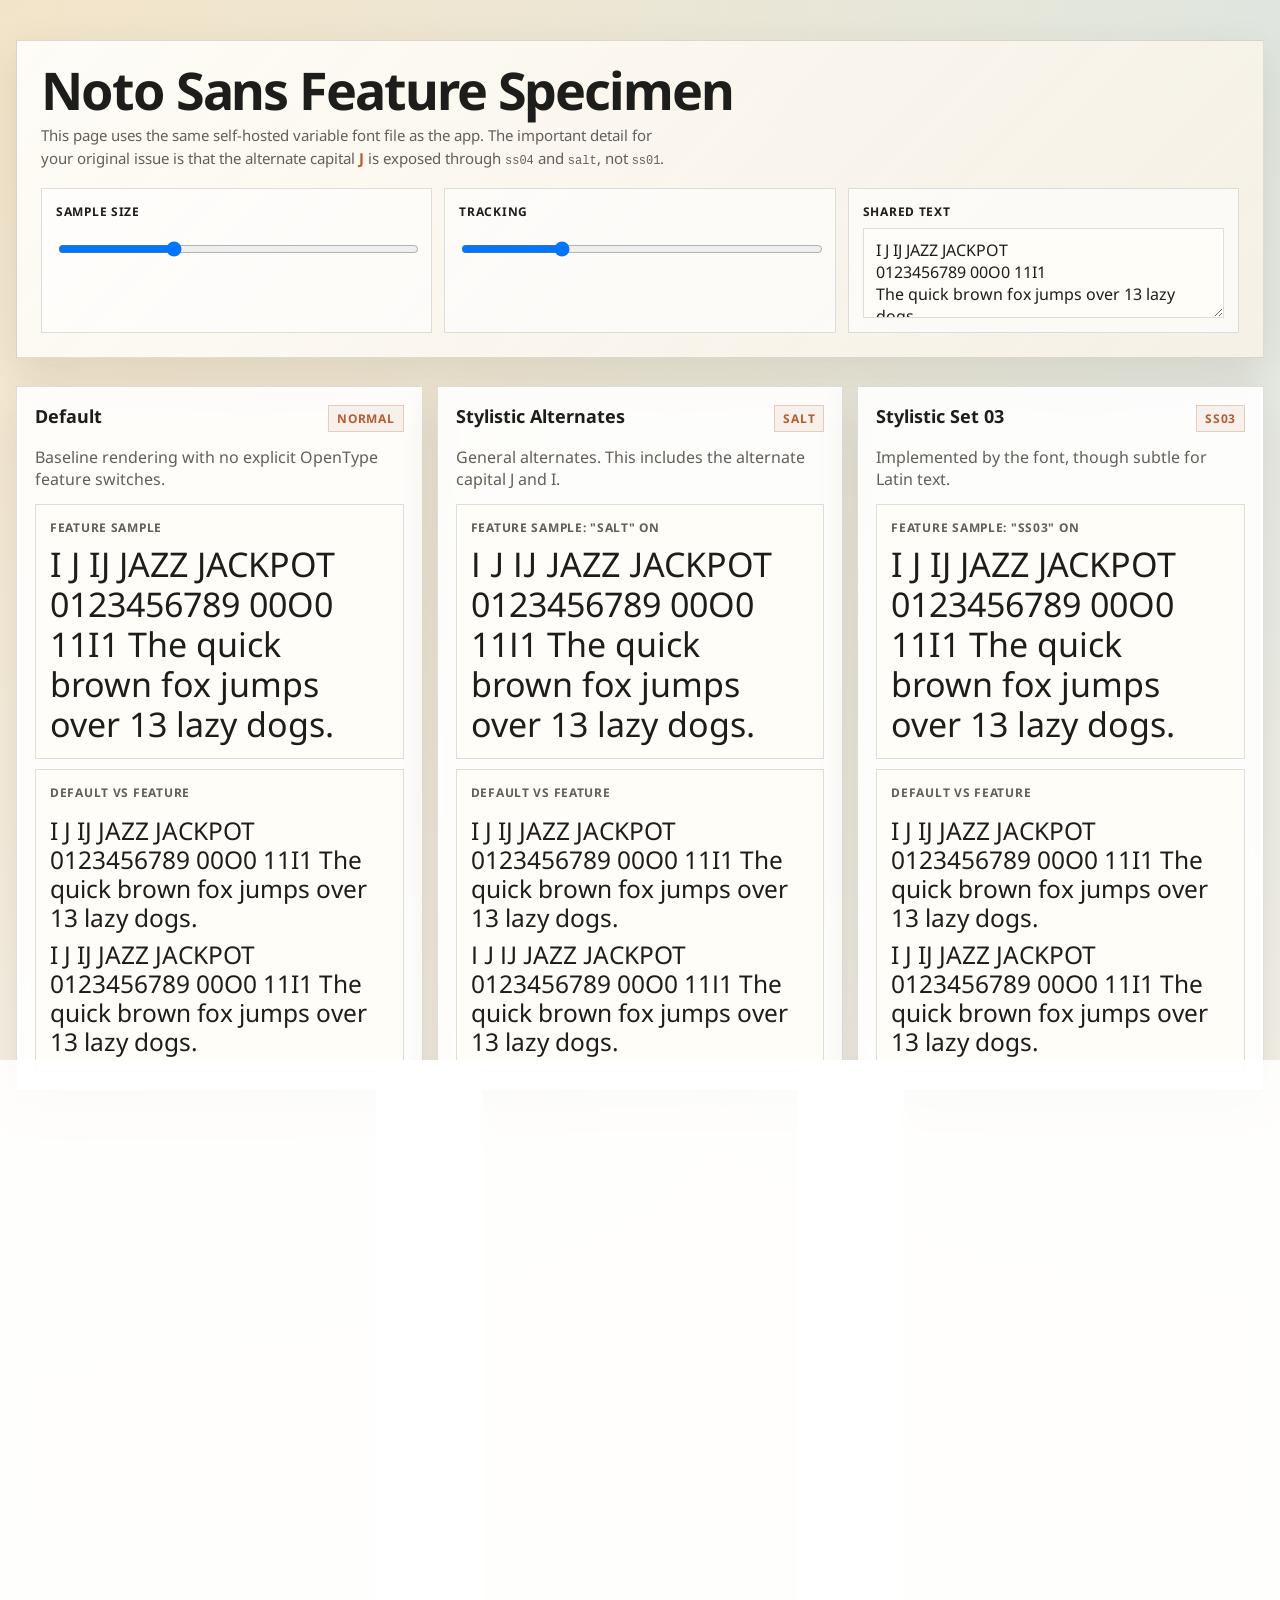
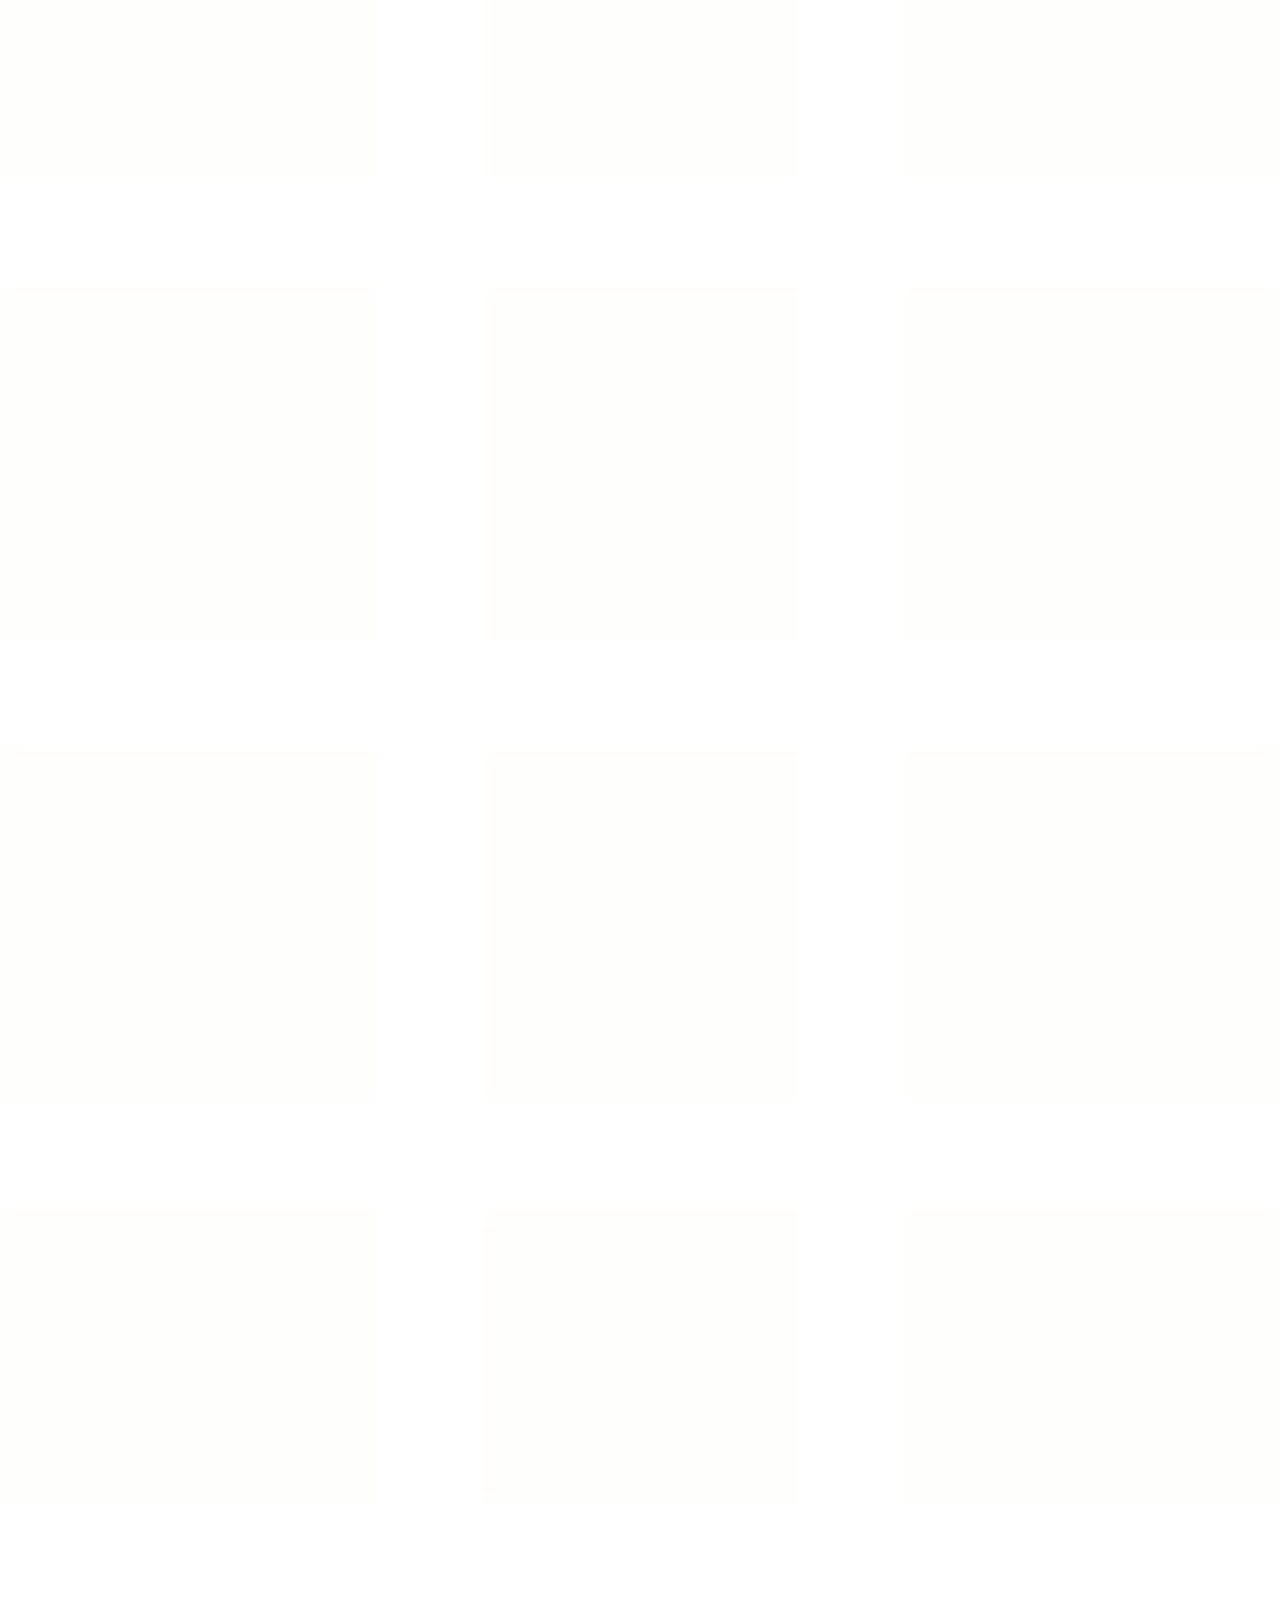
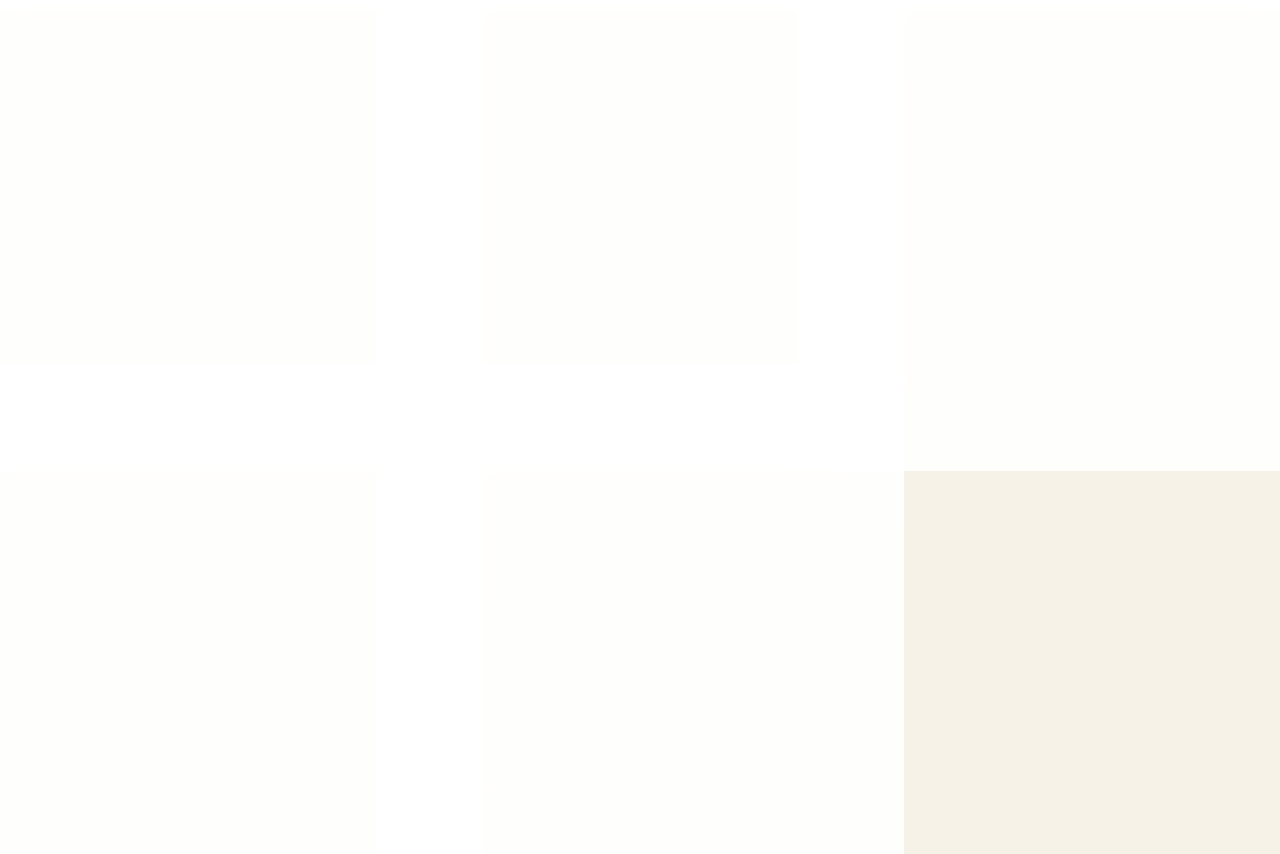
<file: noto-sans-specimen.html>
<!doctype html>
<html lang="en">
  <head>
    <meta charset="UTF-8" />
    <meta name="viewport" content="width=device-width, initial-scale=1.0" />
    <title>Noto Sans Feature Specimen</title>
    <style>
      @font-face {
        font-family: "Noto Sans Specimen";
        font-style: normal;
        font-weight: 100 900;
        font-display: swap;
        src: url("/fonts/noto-sans/NotoSans-Variable.ttf") format("truetype");
      }

      :root {
        --bg: #f6f2e8;
        --panel: rgba(255, 255, 255, 0.88);
        --panel-strong: #fffdf8;
        --text: #1d1d1b;
        --muted: #635f57;
        --border: rgba(29, 29, 27, 0.14);
        --accent: #b55d31;
        --shadow: 0 16px 40px rgba(65, 48, 25, 0.12);
      }

      * {
        box-sizing: border-box;
      }

      body {
        margin: 0;
        min-height: 100vh;
        font-family: "Noto Sans Specimen", "Segoe UI", system-ui, sans-serif;
        color: var(--text);
        background:
          radial-gradient(circle at top left, rgba(233, 198, 133, 0.34), transparent 32%),
          radial-gradient(circle at top right, rgba(192, 214, 210, 0.44), transparent 30%),
          linear-gradient(180deg, #f8f4ec 0%, var(--bg) 100%);
      }

      main {
        width: min(1280px, calc(100vw - 32px));
        margin: 0 auto;
        padding: 40px 0 56px;
      }

      .hero {
        margin-bottom: 28px;
        padding: 24px;
        border: 1px solid var(--border);
        background: linear-gradient(135deg, rgba(255, 253, 248, 0.96), rgba(247, 241, 230, 0.9));
        box-shadow: var(--shadow);
      }

      .hero h1 {
        margin: 0 0 10px;
        font-size: clamp(32px, 5vw, 52px);
        line-height: 0.95;
        letter-spacing: -0.04em;
      }

      .hero p,
      .panel-note,
      .feature-meta {
        margin: 0;
        color: var(--muted);
      }

      .hero p {
        max-width: 70ch;
        font-size: 15px;
        line-height: 1.5;
      }

      .hero strong {
        color: var(--accent);
      }

      .controls {
        display: grid;
        grid-template-columns: repeat(auto-fit, minmax(220px, 1fr));
        gap: 12px;
        margin: 18px 0 0;
      }

      .control {
        display: flex;
        flex-direction: column;
        gap: 8px;
        padding: 14px;
        border: 1px solid var(--border);
        background: rgba(255, 255, 255, 0.64);
      }

      .control label {
        font-size: 12px;
        font-weight: 700;
        letter-spacing: 0.06em;
        text-transform: uppercase;
      }

      .control input,
      .control textarea {
        width: 100%;
        border: 1px solid var(--border);
        background: var(--panel-strong);
        color: var(--text);
        padding: 10px 12px;
        font: inherit;
      }

      .control textarea {
        min-height: 90px;
        resize: vertical;
      }

      .grid {
        display: grid;
        grid-template-columns: repeat(auto-fit, minmax(320px, 1fr));
        gap: 14px;
      }

      .card {
        display: flex;
        flex-direction: column;
        gap: 14px;
        padding: 18px;
        border: 1px solid var(--border);
        background: var(--panel);
        box-shadow: var(--shadow);
        backdrop-filter: blur(8px);
      }

      .card-header {
        display: flex;
        align-items: baseline;
        justify-content: space-between;
        gap: 12px;
      }

      .card h2 {
        margin: 0;
        font-size: 18px;
        line-height: 1.1;
      }

      .tag {
        flex: 0 0 auto;
        padding: 4px 8px;
        border: 1px solid rgba(181, 93, 49, 0.25);
        color: var(--accent);
        background: rgba(181, 93, 49, 0.08);
        font-size: 12px;
        font-weight: 700;
        letter-spacing: 0.06em;
        text-transform: uppercase;
      }

      .specimen {
        display: grid;
        gap: 10px;
      }

      .sample {
        padding: 14px;
        border: 1px solid var(--border);
        background: var(--panel-strong);
      }

      .sample-label {
        display: block;
        margin-bottom: 8px;
        color: var(--muted);
        font-size: 12px;
        font-weight: 700;
        letter-spacing: 0.06em;
        text-transform: uppercase;
      }

      .sample-line {
        font-size: var(--sample-size, 34px);
        line-height: 1.18;
        letter-spacing: var(--sample-tracking, 0em);
        word-break: break-word;
      }

      .sample-line[data-features] {
        font-feature-settings: var(--sample-features, normal);
      }

      .stack {
        display: grid;
        gap: 8px;
      }

      .stack .sample-line {
        font-size: calc(var(--sample-size, 34px) * 0.72);
      }

      code {
        font-family:
          ui-monospace, SFMono-Regular, Menlo, Monaco, Consolas, "Liberation Mono", monospace;
        font-size: 12px;
      }

      @media (max-width: 720px) {
        main {
          width: min(100vw - 20px, 1280px);
          padding-top: 20px;
        }

        .hero,
        .card {
          padding: 16px;
        }
      }
    </style>
  </head>
  <body>
    <main>
      <section class="hero">
        <h1>Noto Sans Feature Specimen</h1>
        <p>
          This page uses the same self-hosted variable font file as the app. The important detail
          for your original issue is that the alternate capital <strong>J</strong> is exposed
          through <code>ss04</code> and <code>salt</code>, not <code>ss01</code>.
        </p>
        <div class="controls">
          <div class="control">
            <label for="sample-size">Sample size</label>
            <input id="sample-size" type="range" min="18" max="72" value="34" />
          </div>
          <div class="control">
            <label for="tracking">Tracking</label>
            <input id="tracking" type="range" min="-40" max="120" value="0" />
          </div>
          <div class="control">
            <label for="sample-text">Shared text</label>
            <textarea id="sample-text">
I J IJ JAZZ JACKPOT
0123456789 00O0 11I1
The quick brown fox jumps over 13 lazy dogs.</textarea>
          </div>
        </div>
      </section>

      <section class="grid" id="feature-grid"></section>
    </main>

    <script>
      const featureCards = [
        {
          title: "Default",
          tag: "normal",
          note: "Baseline rendering with no explicit OpenType feature switches.",
          features: "normal",
        },
        {
          title: "Stylistic Alternates",
          tag: "salt",
          note: "General alternates. This includes the alternate capital J and I.",
          features: '"salt" on',
        },
        {
          title: "Stylistic Set 03",
          tag: "ss03",
          note: "Implemented by the font, though subtle for Latin text.",
          features: '"ss03" on',
        },
        {
          title: "Stylistic Set 04",
          tag: "ss04",
          note: "The relevant set for the alternate capital J in this font.",
          features: '"ss04" on',
        },
        {
          title: "Stylistic Set 06",
          tag: "ss06",
          note: "Present in the font; compare directly against the default sample.",
          features: '"ss06" on',
        },
        {
          title: "Stylistic Set 07",
          tag: "ss07",
          note: "Present in the font; compare directly against the default sample.",
          features: '"ss07" on',
        },
        {
          title: "Small Caps",
          tag: "smcp",
          note: "Lowercase letters become small caps.",
          features: '"smcp" on',
          text: "small caps for labels and ui copy",
        },
        {
          title: "Caps To Small Caps",
          tag: "c2sc",
          note: "Uppercase letters become small caps.",
          features: '"c2sc" on',
          text: "ALL CAPS TURN INTO SMALL CAPS",
        },
        {
          title: "Slashed Zero",
          tag: "zero",
          note: "Useful when you want 0 and O to separate cleanly.",
          features: '"zero" on',
          text: "0 O 00O0 1008 2026 9000",
        },
        {
          title: "Lining Figures",
          tag: "lnum",
          note: "Uniform-height numerals for tables and UI.",
          features: '"lnum" on',
          text: "0123456789 314159 20240630",
        },
        {
          title: "Oldstyle Figures",
          tag: "onum",
          note: "Text figures with ascenders and descenders.",
          features: '"onum" on',
          text: "0123456789 314159 20240630",
        },
        {
          title: "Proportional Figures",
          tag: "pnum",
          note: "Numbers use natural character widths.",
          features: '"pnum" on',
          text: "1111 1234 8888 9090 7001",
        },
        {
          title: "Tabular Figures",
          tag: "tnum",
          note: "Numbers are forced to equal widths.",
          features: '"tnum" on',
          text: "1111 1234 8888 9090 7001",
        },
        {
          title: "Fractions",
          tag: "frac",
          note: "Converts common slash-based fractions.",
          features: '"frac" on',
          text: "1/2 1/3 2/3 3/4 7/8 12/16",
        },
        {
          title: "Subscripts",
          tag: "subs",
          note: "Useful for formulas and notation.",
          features: '"subs" on',
          text: "H2O CO2 x2 a1 b12 c345",
        },
        {
          title: "Superscripts",
          tag: "sups",
          note: "Useful for notes, exponents, and inline markers.",
          features: '"sups" on',
          text: "x2 y12 E=mc2 n123",
        },
        {
          title: "Scientific Inferiors",
          tag: "sinf",
          note: "Subscript-like inferiors intended for scientific notation.",
          features: '"sinf" on',
          text: "H2SO4 Na2CO3 log10 a123",
        },
        {
          title: "Ordinals",
          tag: "ordn",
          note: "Turns ordinal suffixes into ordinal forms.",
          features: '"ordn" on',
          text: "1st 2nd 3rd 4th 21st 32nd 43rd",
        },
        {
          title: "Case-Sensitive Forms",
          tag: "case",
          note: "Adjusts punctuation for all-caps settings.",
          features: '"case" on',
          text: "(HELLO) [WORLD] {QUERY} - /",
        },
        {
          title: "Ligatures",
          tag: "liga",
          note: "Standard ligatures where available.",
          features: '"liga" on',
          text: "office affine shuffle cliff flag",
        },
      ];

      const grid = document.getElementById("feature-grid");
      const sampleSizeInput = document.getElementById("sample-size");
      const trackingInput = document.getElementById("tracking");
      const sampleTextInput = document.getElementById("sample-text");

      function createSampleLine(text, features) {
        const line = document.createElement("div");
        line.className = "sample-line";
        line.dataset.features = "true";
        line.style.setProperty("--sample-features", features);
        line.textContent = text;
        return line;
      }

      function renderCards() {
        grid.innerHTML = "";
        const sharedText = sampleTextInput.value.trim() || "I J IJ JAZZ JACKPOT";

        for (const card of featureCards) {
          const article = document.createElement("article");
          article.className = "card";

          const header = document.createElement("div");
          header.className = "card-header";

          const title = document.createElement("h2");
          title.textContent = card.title;

          const tag = document.createElement("div");
          tag.className = "tag";
          tag.textContent = card.tag;

          header.append(title, tag);

          const note = document.createElement("p");
          note.className = "feature-meta";
          note.textContent = card.note;

          const specimen = document.createElement("div");
          specimen.className = "specimen";

          const featureSample = document.createElement("div");
          featureSample.className = "sample";

          const featureLabel = document.createElement("span");
          featureLabel.className = "sample-label";
          featureLabel.textContent =
            card.features === "normal" ? "Feature sample" : `Feature sample: ${card.features}`;

          featureSample.append(featureLabel);
          featureSample.append(createSampleLine(card.text || sharedText, card.features));

          const compareSample = document.createElement("div");
          compareSample.className = "sample stack";

          const compareLabel = document.createElement("span");
          compareLabel.className = "sample-label";
          compareLabel.textContent = "Default vs feature";

          const defaultLine = createSampleLine(card.text || sharedText, "normal");
          const activeLine = createSampleLine(card.text || sharedText, card.features);
          compareSample.append(compareLabel, defaultLine, activeLine);

          specimen.append(featureSample, compareSample);
          article.append(header, note, specimen);
          grid.append(article);
        }
      }

      function syncControls() {
        document.documentElement.style.setProperty("--sample-size", `${sampleSizeInput.value}px`);
        document.documentElement.style.setProperty(
          "--sample-tracking",
          `${Number(trackingInput.value) / 1000}em`,
        );
      }

      sampleSizeInput.addEventListener("input", () => {
        syncControls();
      });

      trackingInput.addEventListener("input", () => {
        syncControls();
      });

      sampleTextInput.addEventListener("input", () => {
        renderCards();
      });

      syncControls();
      renderCards();
    </script>
  </body>
</html>
</file>
